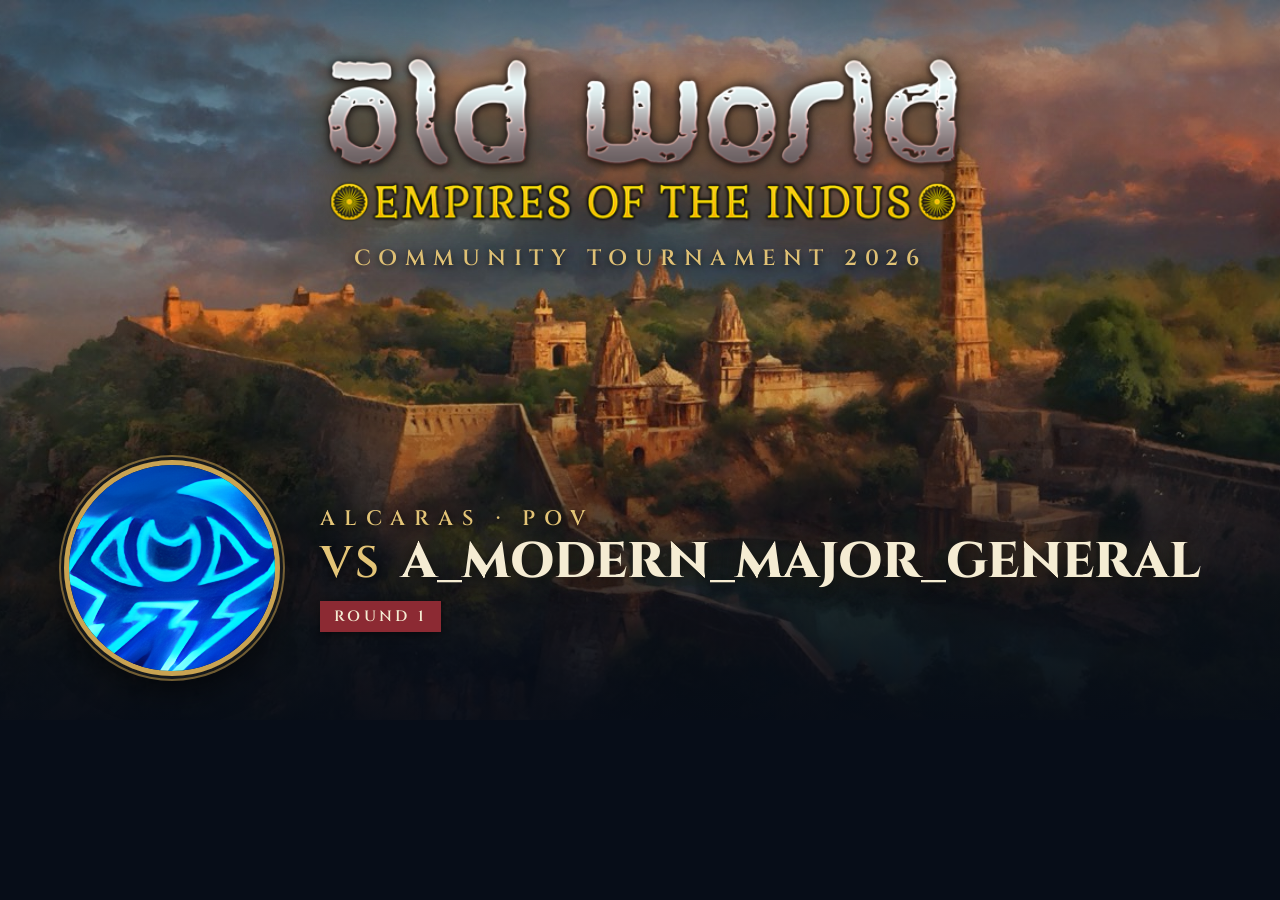
<file: design_handoff_owct_pov_nameplate/owct-pov.html>
<!-- @dsCard group="Layouts" name="OWCT PoV nameplate" subtitle="Tournament logo · gold medallion · opponent-first inscription" -->
<!DOCTYPE html>
<html lang="en">
<head>
<meta charset="UTF-8" />
<title>OWCT PoV layout — 1280×720</title>
<link rel="preconnect" href="https://fonts.googleapis.com" crossorigin>
<link rel="preconnect" href="https://fonts.gstatic.com" crossorigin>
<link href="https://fonts.googleapis.com/css2?family=Cinzel:wght@400;500;600;700;800;900&display=swap" rel="stylesheet">
<style>
  :root {
    --c-navy-deep:    #070d18;
    --c-parchment-hi: #f5ecd3;
    --c-gold:         #c9a352;
    --c-gold-hi:      #e3c477;
    --c-crimson:      #8c2a33;
    --f-display: 'Cinzel', 'Trajan Pro', 'Times New Roman', serif;
  }
  * { box-sizing: border-box; }
  html, body { margin: 0; padding: 0; background: var(--c-navy-deep); }
  .thumb {
    position: relative;
    width: 1280px; height: 720px;
    overflow: hidden;
    background: var(--c-navy-deep);
  }
  .thumb__bg {
    position: absolute; inset: 0;
    width: 100%; height: 100%;
    object-fit: cover; object-position: center 35%;
  }
  .thumb__scrim {
    position: absolute; inset: 0;
    background:
      linear-gradient(180deg,
        rgba(7,13,24,0.45) 0%, rgba(7,13,24,0) 26%,
        rgba(7,13,24,0) 45%, rgba(7,13,24,0.55) 72%, rgba(7,13,24,0.92) 100%);
  }
  .thumb__top {
    position: absolute; top: 30px; left: 0; right: 0;
    display: flex; flex-direction: column; align-items: center; gap: 6px;
  }
  .thumb__owct-logo {
    width: 780px; height: auto; display: block;
    filter: drop-shadow(0 0 20px rgba(231,196,119,0.35))
            drop-shadow(0 4px 18px rgba(0,0,0,0.7));
  }
  .thumb__tournament {
    font-family: var(--f-display);
    font-size: 22px; font-weight: 600;
    color: var(--c-gold-hi);
    letter-spacing: 0.34em; text-transform: uppercase;
    text-shadow: 0 2px 8px rgba(0,0,0,0.8);
  }
  .povhero {
    position: absolute;
    left: 64px; right: 64px; bottom: 44px;
    display: flex; align-items: center; gap: 40px;
  }
  .povhero__avatar {
    flex: none;
    width: 216px; height: 216px;
    border-radius: 50%;
    overflow: hidden;
    border: 5px solid var(--c-gold);
    box-shadow:
      0 0 0 3px rgba(7,13,24,0.85),
      0 0 0 5px rgba(201,163,82,0.55),
      0 10px 34px rgba(0,0,0,0.65);
  }
  .povhero__avatar img { width: 100%; height: 100%; object-fit: cover; display: block; transform: scale(1.32); transform-origin: center 46%; }
  .povhero__text { flex: 1; min-width: 0; }
  .povhero__tag {
    font-family: var(--f-display);
    font-size: 21px; font-weight: 600;
    letter-spacing: 0.42em; text-transform: uppercase;
    color: var(--c-gold-hi);
    text-shadow: 0 2px 8px rgba(0,0,0,0.85);
    margin-bottom: 4px;
  }
  .povhero__name {
    font-family: var(--f-display);
    line-height: 1.0;
    text-transform: uppercase;
    color: var(--c-parchment-hi);
    text-shadow: 0 3px 16px rgba(0,0,0,0.75), 0 0 30px rgba(231,196,119,0.28);
    white-space: nowrap;
    display: flex; align-items: baseline; gap: 20px;
  }
  .povhero__vs {
    font-weight: 600; font-size: 44px;
    color: var(--c-gold-hi);
    letter-spacing: 0.06em;
    text-shadow: 0 2px 10px rgba(0,0,0,0.8);
  }
  .povhero__opp {
    font-weight: 800; font-size: 104px;
    overflow-wrap: anywhere;
  }
  .povhero__note {
    display: inline-block;
    margin-top: 14px; padding: 5px 14px;
    background: var(--c-crimson);
    color: var(--c-parchment-hi);
    font-family: var(--f-display);
    font-size: 15px; font-weight: 600;
    letter-spacing: 0.22em; text-transform: uppercase;
    box-shadow: 0 2px 10px rgba(0,0,0,0.55);
  }
</style>
</head>
<body>
  <div class="thumb">
    <img class="thumb__bg" src="assets/bg-fort.jpg" alt="" />
    <div class="thumb__scrim"></div>
    <div class="thumb__top">
      <img class="thumb__owct-logo" src="assets/owct-logo.png" alt="Old World — Empires of the Indus" />
      <div class="thumb__tournament">Community Tournament 2026</div>
    </div>
    <div class="povhero">
      <div class="povhero__avatar"><img src="assets/alcaras.png" alt="alcaras emblem" /></div>
      <div class="povhero__text">
        <div class="povhero__tag">alcaras · PoV</div>
        <div class="povhero__name"><span class="povhero__vs">vs</span><span class="povhero__opp">A_Modern_Major_General</span></div>
        <div class="povhero__note">Round 1</div>
      </div>
    </div>
  </div>
  <script>
    // Auto-fit the opponent name: shrink font-size until it fits the row on one line.
    (function () {
      function fit() {
        var row = document.querySelector('.povhero__name');
        var opp = document.querySelector('.povhero__opp');
        if (!row || !opp) return;
        var max = 104, min = 34;
        opp.style.fontSize = max + 'px';
        var avail = row.clientWidth;
        var size = max;
        // binary-ish shrink until the flex row no longer overflows
        while (size > min && row.scrollWidth > avail) {
          size -= 2;
          opp.style.fontSize = size + 'px';
        }
      }
      if (document.fonts && document.fonts.ready) {
        document.fonts.ready.then(fit);
      }
      window.addEventListener('load', fit);
      fit();
    })();
  </script>
</body>
</html>
</file>
